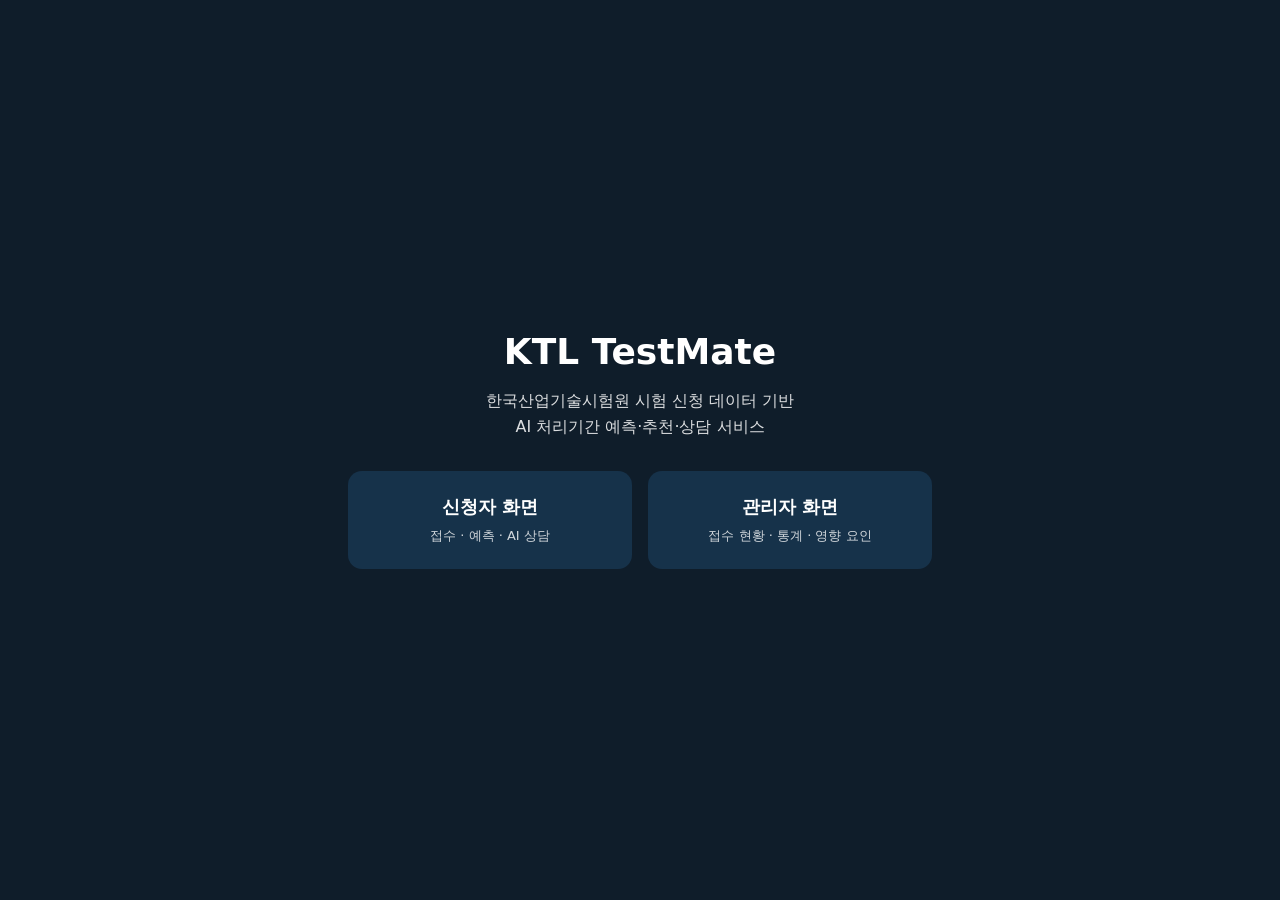
<file: index.html>
<!doctype html>
<html lang="ko">
  <head>
    <meta charset="UTF-8" />
    <title>KTL TestMate</title>
    <style>
      body { margin:0; font-family: system-ui, -apple-system, "Noto Sans KR", sans-serif; background:#0f1d2a; color:#fff; min-height:100vh; display:flex; align-items:center; justify-content:center; }
      .wrap { max-width: 720px; padding: 32px; text-align: center; }
      h1 { font-size: 36px; margin: 0 0 12px; }
      p { opacity:.85; line-height:1.6; }
      .links { display:flex; gap:16px; justify-content:center; margin-top:32px; }
      a.card { display:block; padding:24px 32px; background:#16324a; border-radius:14px; color:#fff; text-decoration:none; min-width:220px; transition: background .15s; }
      a.card:hover { background:#1f4669; }
      a.card strong { display:block; font-size:18px; margin-bottom:6px; }
      a.card span { font-size:13px; opacity:.8; }
      .meta { margin-top:32px; font-size:12px; opacity:.6; }
    </style>
  </head>
  <body>
    <div class="wrap">
      <h1>KTL TestMate</h1>
      <p>한국산업기술시험원 시험 신청 데이터 기반<br/>AI 처리기간 예측·추천·상담 서비스</p>
      <div class="links">
        <a class="card" href="./applicant/index.html"><strong>신청자 화면</strong><span>접수 · 예측 · AI 상담</span></a>
        <a class="card" href="./admin/index.html"><strong>관리자 화면</strong><span>접수 현황 · 통계 · 영향 요인</span></a>
      </div>
    </div>
  </body>
</html>
</file>
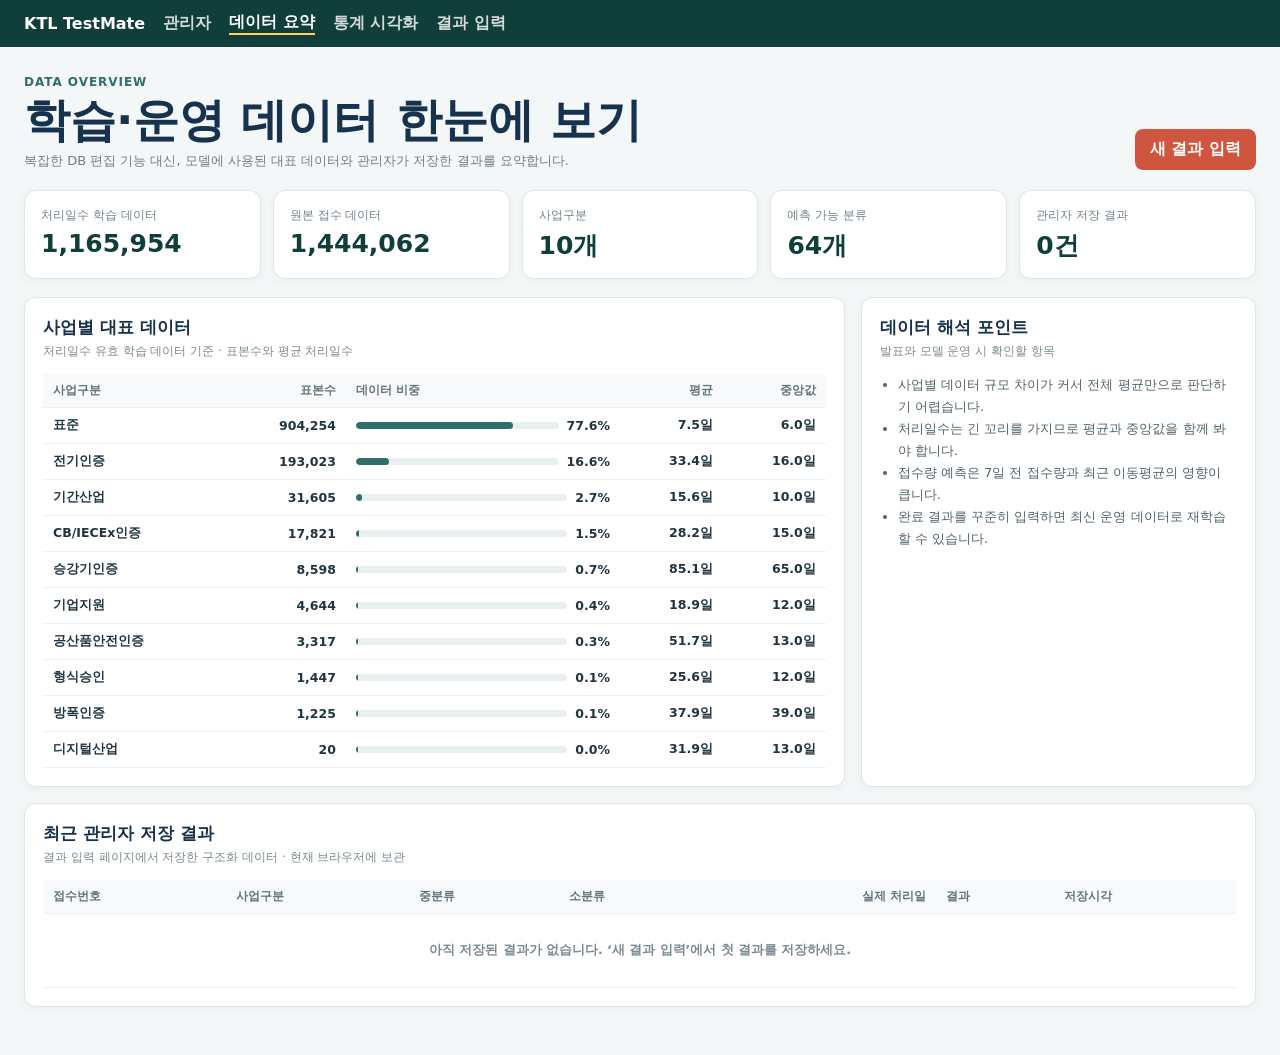
<file: admin/db.html>
<!doctype html>
<html lang="ko">
<head>
  <meta charset="UTF-8" />
  <meta name="viewport" content="width=device-width, initial-scale=1.0" />
  <title>관리자 데이터 요약</title>
  <link rel="stylesheet" href="./styles.css" />
  <style>
    body { background:#f4f7f8; color:#203540; }
    .topnav { padding:12px 24px; background:#103e3a; color:#fff; display:flex; gap:18px; align-items:center; flex-wrap:wrap; }
    .topnav a { color:#fff; text-decoration:none; font-weight:650; opacity:.82; }
    .topnav a.active { opacity:1; border-bottom:2px solid #ffd166; }
    .shell { max-width:1380px; margin:0 auto; padding:28px 24px 48px; }
    .page-head { display:flex; justify-content:space-between; align-items:flex-end; gap:20px; margin-bottom:20px; }
    .eyebrow { color:#2f6e69; font-size:12px; font-weight:800; letter-spacing:.08em; }
    h1 { margin:4px 0 6px; color:#17324d; }
    .desc { color:#6d7f88; margin:0; font-size:13px; }
    .primary-link { display:inline-block; padding:10px 15px; color:#fff; background:#cf563e; border-radius:8px; text-decoration:none; font-weight:700; }
    .kpis { display:grid; grid-template-columns:repeat(5, minmax(150px,1fr)); gap:12px; margin-bottom:18px; }
    .kpi, .card { background:#fff; border:1px solid #e0e8ea; border-radius:12px; box-shadow:0 2px 8px rgba(16,62,58,.05); }
    .kpi { padding:16px; }
    .kpi span { display:block; color:#71838b; font-size:12px; }
    .kpi strong { display:block; color:#103e3a; font-size:25px; margin-top:5px; font-variant-numeric:tabular-nums; }
    .grid { display:grid; grid-template-columns:1.35fr .65fr; gap:16px; }
    .card { padding:18px; }
    .card.full { grid-column:1/-1; }
    .card h2 { margin:0 0 4px; font-size:17px; color:#17324d; }
    .card-sub { margin:0 0 14px; color:#7a8a91; font-size:12px; }
    table { width:100%; border-collapse:collapse; font-size:12.5px; }
    th, td { padding:9px 10px; border-bottom:1px solid #edf1f2; text-align:left; }
    th { color:#60737b; font-size:11.5px; background:#f7f9fa; }
    td.num, th.num { text-align:right; font-variant-numeric:tabular-nums; }
    .share { display:flex; align-items:center; gap:8px; min-width:150px; }
    .track { flex:1; height:7px; background:#e9eff0; border-radius:8px; overflow:hidden; }
    .fill { height:100%; background:#2f6e69; border-radius:8px; }
    .note-list { margin:0; padding-left:18px; color:#50636b; font-size:13px; line-height:1.7; }
    .empty { color:#7a8a91; text-align:center; padding:28px 10px; }
    .saved-table-wrap { overflow:auto; }
    @media (max-width:900px) { .kpis{grid-template-columns:repeat(2,1fr)} .grid{grid-template-columns:1fr} .page-head{align-items:flex-start;flex-direction:column} }
  </style>
</head>
<body>
  <nav class="topnav">
    <strong>KTL TestMate</strong>
    <a href="./index.html">관리자</a>
    <a href="./db.html" class="active">데이터 요약</a>
    <a href="./stats.html">통계 시각화</a>
    <a href="./result-entry.html">결과 입력</a>
  </nav>

  <main class="shell">
    <header class="page-head">
      <div>
        <div class="eyebrow">DATA OVERVIEW</div>
        <h1>학습·운영 데이터 한눈에 보기</h1>
        <p class="desc">복잡한 DB 편집 기능 대신, 모델에 사용된 대표 데이터와 관리자가 저장한 결과를 요약합니다.</p>
      </div>
      <a class="primary-link" href="./result-entry.html">새 결과 입력</a>
    </header>

    <section class="kpis" aria-label="데이터 요약 지표">
      <article class="kpi"><span>처리일수 학습 데이터</span><strong id="trainingRows">-</strong></article>
      <article class="kpi"><span>원본 접수 데이터</span><strong id="rawRows">-</strong></article>
      <article class="kpi"><span>사업구분</span><strong id="businessCount">-</strong></article>
      <article class="kpi"><span>예측 가능 분류</span><strong id="categoryCount">-</strong></article>
      <article class="kpi"><span>관리자 저장 결과</span><strong id="savedCount">0</strong></article>
    </section>

    <section class="grid">
      <article class="card">
        <h2>사업별 대표 데이터</h2>
        <p class="card-sub">처리일수 유효 학습 데이터 기준 · 표본수와 평균 처리일수</p>
        <div style="overflow:auto;">
          <table>
            <thead><tr><th>사업구분</th><th class="num">표본수</th><th>데이터 비중</th><th class="num">평균</th><th class="num">중앙값</th></tr></thead>
            <tbody id="businessRows"></tbody>
          </table>
        </div>
      </article>

      <article class="card">
        <h2>데이터 해석 포인트</h2>
        <p class="card-sub">발표와 모델 운영 시 확인할 항목</p>
        <ul class="note-list">
          <li>사업별 데이터 규모 차이가 커서 전체 평균만으로 판단하기 어렵습니다.</li>
          <li>처리일수는 긴 꼬리를 가지므로 평균과 중앙값을 함께 봐야 합니다.</li>
          <li>접수량 예측은 7일 전 접수량과 최근 이동평균의 영향이 큽니다.</li>
          <li>완료 결과를 꾸준히 입력하면 최신 운영 데이터로 재학습할 수 있습니다.</li>
        </ul>
      </article>

      <article class="card full">
        <h2>최근 관리자 저장 결과</h2>
        <p class="card-sub">결과 입력 페이지에서 저장한 구조화 데이터 · 현재 브라우저에 보관</p>
        <div class="saved-table-wrap">
          <table>
            <thead><tr><th>접수번호</th><th>사업구분</th><th>중분류</th><th>소분류</th><th class="num">실제 처리일</th><th>결과</th><th>저장시각</th></tr></thead>
            <tbody id="savedRows"></tbody>
          </table>
        </div>
      </article>
    </section>
  </main>

  <script src="./precomputed_results.js"></script>
  <script src="./db.js"></script>
</body>
</html>
</file>
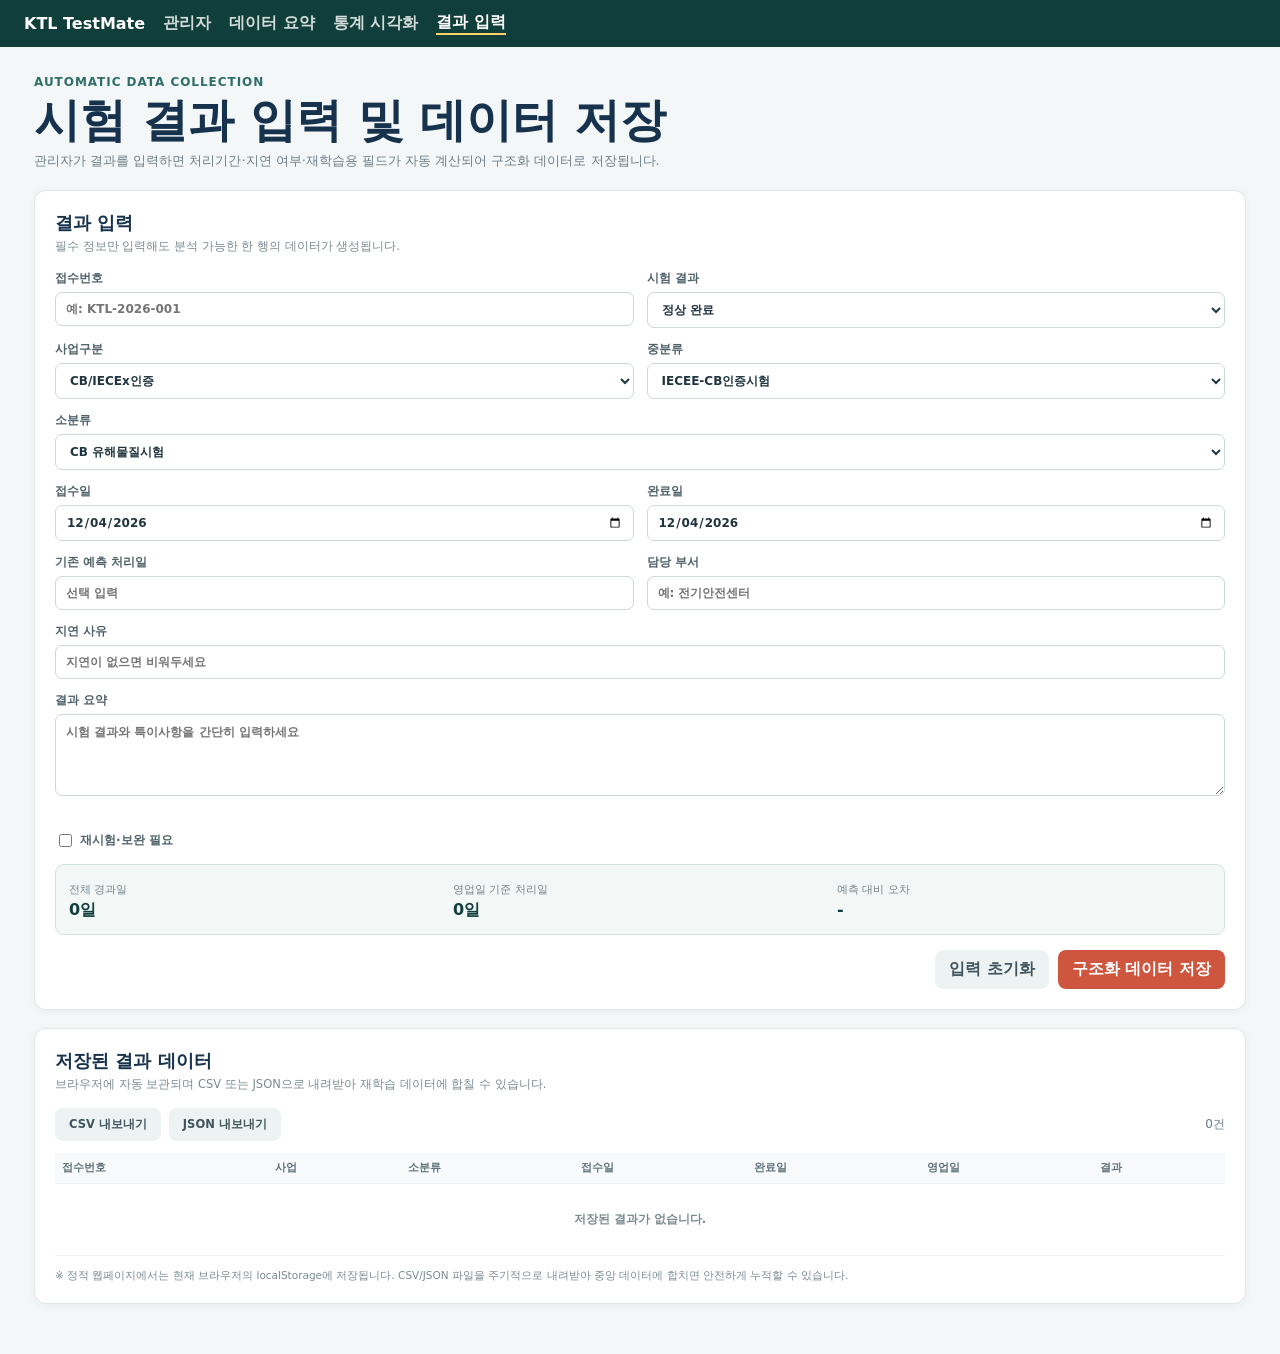
<file: admin/result-entry.html>
<!doctype html>
<html lang="ko">
<head>
  <meta charset="UTF-8" />
  <meta name="viewport" content="width=device-width, initial-scale=1.0" />
  <title>관리자 시험 결과 입력</title>
  <link rel="stylesheet" href="./styles.css" />
  <style>
    body { background:#f4f7f8; color:#203540; }
    .topnav { padding:12px 24px; background:#103e3a; color:#fff; display:flex; gap:18px; align-items:center; flex-wrap:wrap; }
    .topnav a { color:#fff; text-decoration:none; font-weight:650; opacity:.82; }
    .topnav a.active { opacity:1; border-bottom:2px solid #ffd166; }
    .shell { max-width:1260px; margin:0 auto; padding:28px 24px 50px; }
    .eyebrow { color:#2f6e69; font-size:12px; font-weight:800; letter-spacing:.08em; }
    h1 { margin:4px 0 6px; color:#17324d; }
    .lead { margin:0 0 20px; color:#6d7f88; font-size:13px; }
    .layout { display:grid; grid-template-columns:minmax(0, .95fr) minmax(0,1.05fr); gap:18px; align-items:start; }
    .card { min-width:0; background:#fff; border:1px solid #dfe7e9; border-radius:12px; padding:20px; box-shadow:0 2px 8px rgba(16,62,58,.05); }
    .card h2 { margin:0 0 4px; color:#17324d; font-size:18px; }
    .sub { margin:0 0 16px; color:#7a8a91; font-size:11.5px; }
    .form-grid { display:grid; grid-template-columns:1fr 1fr; gap:13px; }
    label { display:flex; flex-direction:column; gap:5px; color:#50636b; font-size:12px; font-weight:650; }
    label.wide { grid-column:1/-1; }
    input, select, textarea { width:100%; min-width:0; box-sizing:border-box; padding:9px 10px; border:1px solid #cbd7da; border-radius:7px; background:#fff; color:#203540; font:inherit; }
    textarea { min-height:82px; resize:vertical; }
    .check { flex-direction:row; align-items:center; padding-top:22px; }
    .check input { width:auto; }
    .auto-preview { margin-top:14px; padding:13px; background:#f3f8f7; border:1px solid #cfe1dd; border-radius:9px; display:grid; grid-template-columns:repeat(3,1fr); gap:10px; }
    .auto-preview span { color:#71838b; font-size:10.5px; }
    .auto-preview strong { display:block; color:#103e3a; margin-top:3px; font-size:16px; }
    .actions { display:flex; justify-content:flex-end; align-items:center; gap:9px; margin-top:15px; }
    button { border:0; border-radius:8px; padding:9px 14px; cursor:pointer; font-weight:700; }
    .primary { background:#cf563e; color:#fff; }
    .ghost { background:#edf2f3; color:#40545e; }
    .message { margin-right:auto; color:#2f6e69; font-size:12px; font-weight:700; }
    .toolbar { display:flex; gap:8px; margin-bottom:12px; flex-wrap:wrap; }
    .toolbar button { font-size:11.5px; }
    .count { margin-left:auto; color:#687b84; font-size:12px; align-self:center; }
    .table-wrap { overflow:auto; max-height:590px; }
    table { width:100%; border-collapse:collapse; font-size:11.5px; }
    th, td { padding:8px 7px; border-bottom:1px solid #edf1f2; text-align:left; white-space:nowrap; }
    th { position:sticky; top:0; background:#f7f9fa; color:#60737b; font-size:10.5px; }
    td.num { text-align:right; }
    .empty { text-align:center; color:#7a8a91; padding:28px; }
    .storage-note { margin-top:12px; color:#7a8a91; font-size:10.5px; line-height:1.5; }
    @media(max-width:1300px){.layout{grid-template-columns:1fr}}
    @media(max-width:760px){.form-grid{grid-template-columns:1fr}label.wide{grid-column:auto}.auto-preview{grid-template-columns:1fr 1fr}}
  </style>
</head>
<body>
  <nav class="topnav">
    <strong>KTL TestMate</strong>
    <a href="./index.html">관리자</a>
    <a href="./db.html">데이터 요약</a>
    <a href="./stats.html">통계 시각화</a>
    <a href="./result-entry.html" class="active">결과 입력</a>
  </nav>

  <main class="shell">
    <div class="eyebrow">AUTOMATIC DATA COLLECTION</div>
    <h1>시험 결과 입력 및 데이터 저장</h1>
    <p class="lead">관리자가 결과를 입력하면 처리기간·지연 여부·재학습용 필드가 자동 계산되어 구조화 데이터로 저장됩니다.</p>

    <section class="layout">
      <form id="resultForm" class="card">
        <h2>결과 입력</h2>
        <p class="sub">필수 정보만 입력해도 분석 가능한 한 행의 데이터가 생성됩니다.</p>
        <div class="form-grid">
          <label>접수번호<input name="receipt_no" required placeholder="예: KTL-2026-001" /></label>
          <label>시험 결과
            <select name="outcome" required>
              <option>정상 완료</option><option>지연 완료</option><option>재시험</option><option>시험 불가</option>
            </select>
          </label>
          <label>사업구분<select id="resultBiz" name="biz" required></select></label>
          <label>중분류<select id="resultMid" name="mid" required></select></label>
          <label class="wide">소분류<select id="resultSub" name="sub" required></select></label>
          <label>접수일<input id="receivedOn" name="received_on" type="date" required /></label>
          <label>완료일<input id="completedOn" name="completed_on" type="date" required /></label>
          <label>기존 예측 처리일<input name="predicted_days" type="number" min="0" step="0.1" placeholder="선택 입력" /></label>
          <label>담당 부서<input name="department" placeholder="예: 전기안전센터" /></label>
          <label class="wide">지연 사유<input name="delay_reason" placeholder="지연이 없으면 비워두세요" /></label>
          <label class="wide">결과 요약<textarea name="result_summary" placeholder="시험 결과와 특이사항을 간단히 입력하세요"></textarea></label>
          <label class="check"><input name="rework_required" type="checkbox" /> 재시험·보완 필요</label>
        </div>

        <div class="auto-preview" aria-label="자동 계산 결과">
          <div><span>전체 경과일</span><strong id="elapsedPreview">-</strong></div>
          <div><span>영업일 기준 처리일</span><strong id="businessPreview">-</strong></div>
          <div><span>예측 대비 오차</span><strong id="errorPreview">-</strong></div>
        </div>

        <div class="actions">
          <span id="saveMessage" class="message"></span>
          <button id="resetButton" class="ghost" type="button">입력 초기화</button>
          <button class="primary" type="submit">구조화 데이터 저장</button>
        </div>
      </form>

      <article class="card">
        <h2>저장된 결과 데이터</h2>
        <p class="sub">브라우저에 자동 보관되며 CSV 또는 JSON으로 내려받아 재학습 데이터에 합칠 수 있습니다.</p>
        <div class="toolbar">
          <button id="csvButton" class="ghost" type="button">CSV 내보내기</button>
          <button id="jsonButton" class="ghost" type="button">JSON 내보내기</button>
          <span id="resultCount" class="count">0건</span>
        </div>
        <div class="table-wrap">
          <table>
            <thead><tr><th>접수번호</th><th>사업</th><th>소분류</th><th>접수일</th><th>완료일</th><th>영업일</th><th>결과</th></tr></thead>
            <tbody id="resultRows"></tbody>
          </table>
        </div>
        <p class="storage-note">※ 정적 웹페이지에서는 현재 브라우저의 localStorage에 저장됩니다. CSV/JSON 파일을 주기적으로 내려받아 중앙 데이터에 합치면 안전하게 누적할 수 있습니다.</p>
      </article>
    </section>
  </main>

  <script src="./precomputed_results.js"></script>
  <script src="./result-entry.js"></script>
</body>
</html>
</file>
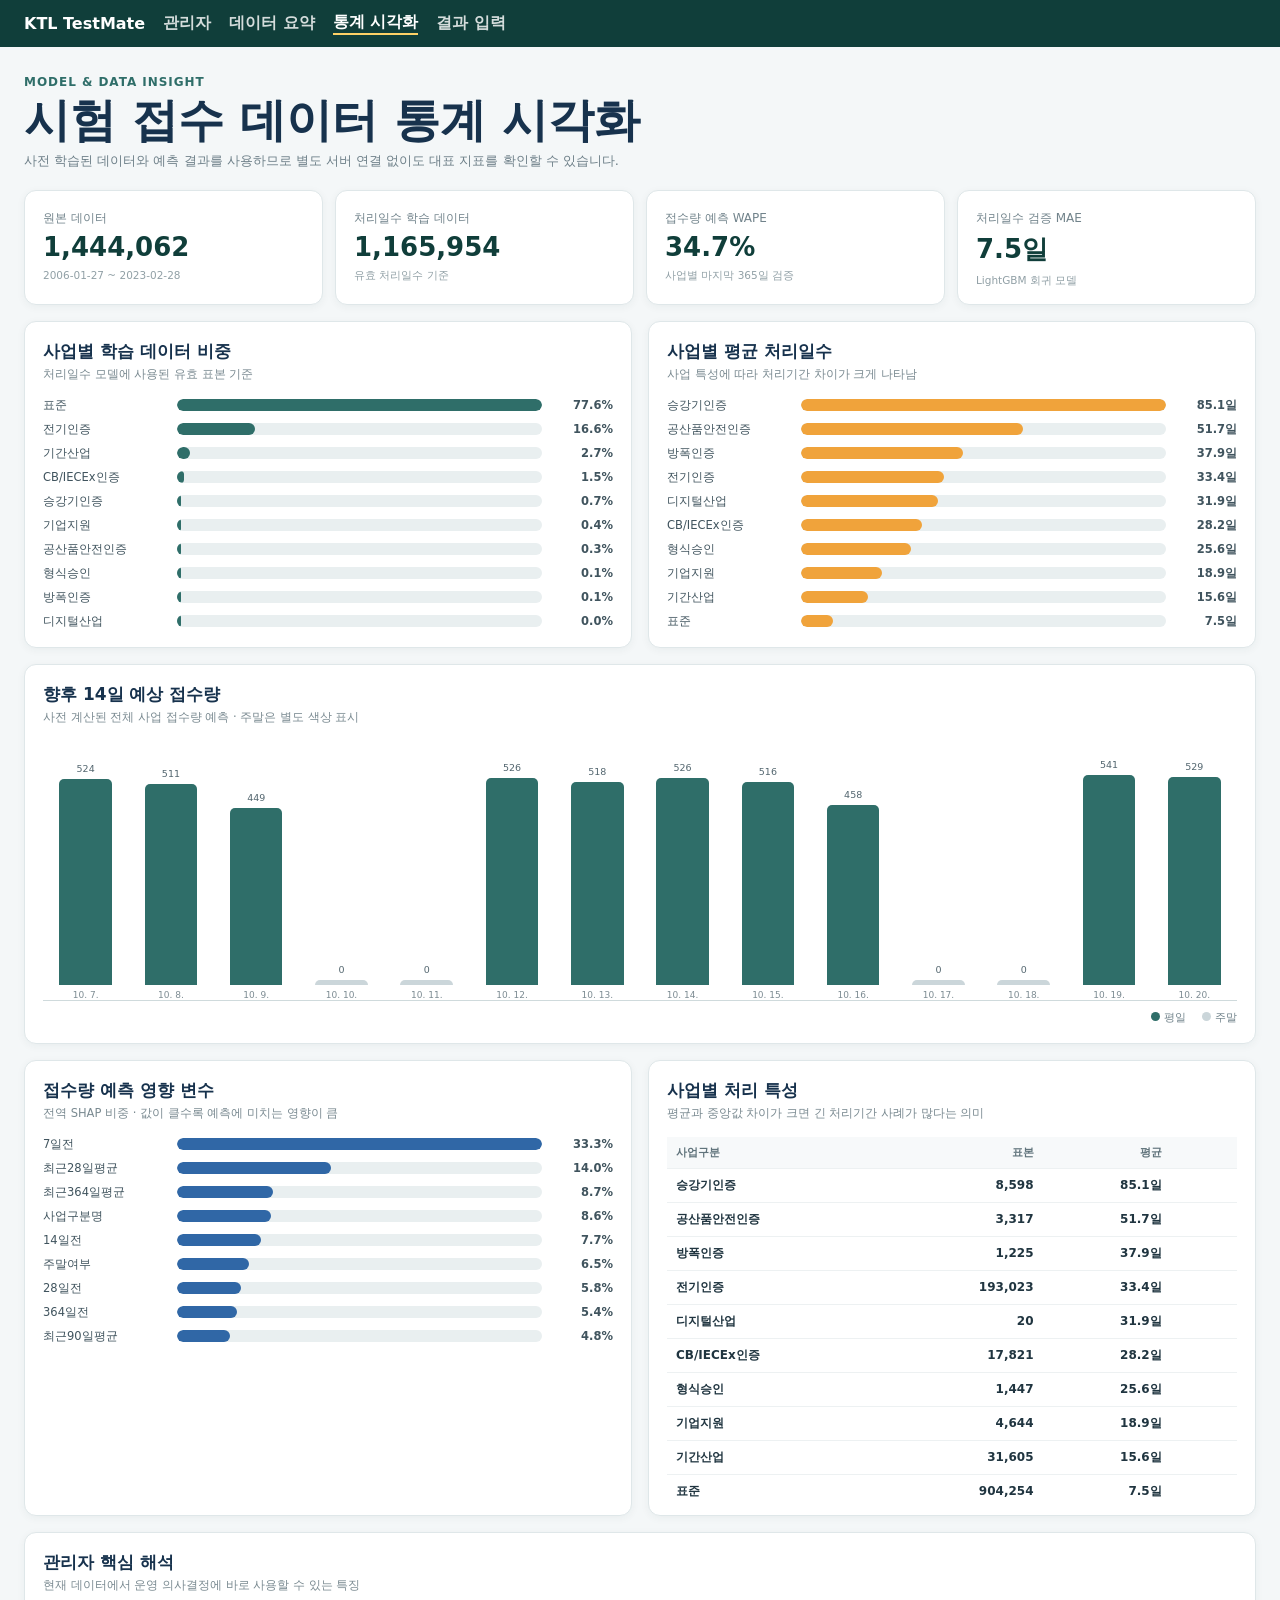
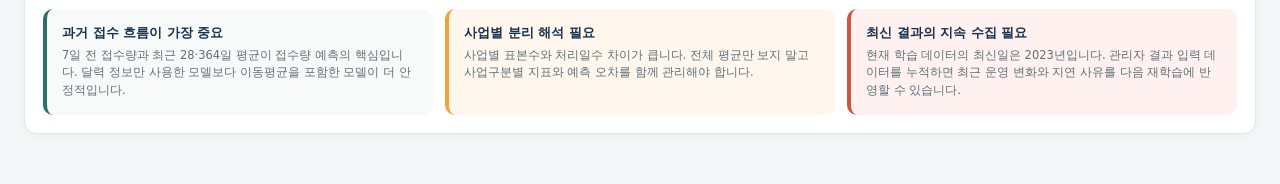
<file: admin/stats.html>
<!doctype html>
<html lang="ko">
<head>
  <meta charset="UTF-8" />
  <meta name="viewport" content="width=device-width, initial-scale=1.0" />
  <title>관리자 통계 시각화</title>
  <link rel="stylesheet" href="./styles.css" />
  <style>
    body { background:#f4f7f8; color:#203540; }
    .topnav { padding:12px 24px; background:#103e3a; color:#fff; display:flex; gap:18px; align-items:center; flex-wrap:wrap; }
    .topnav a { color:#fff; text-decoration:none; font-weight:650; opacity:.82; }
    .topnav a.active { opacity:1; border-bottom:2px solid #ffd166; }
    .shell { max-width:1420px; margin:0 auto; padding:28px 24px 50px; }
    .eyebrow { color:#2f6e69; font-size:12px; font-weight:800; letter-spacing:.08em; }
    h1 { margin:4px 0 6px; color:#17324d; }
    .lead { color:#6d7f88; margin:0 0 20px; font-size:13px; }
    .kpis { display:grid; grid-template-columns:repeat(4,1fr); gap:12px; margin-bottom:16px; }
    .kpi, .card { background:#fff; border:1px solid #dfe7e9; border-radius:12px; box-shadow:0 2px 8px rgba(16,62,58,.05); }
    .kpi { padding:16px 18px; }
    .kpi span { color:#71838b; font-size:12px; }
    .kpi strong { display:block; color:#103e3a; font-size:26px; margin:5px 0 2px; }
    .kpi small { color:#91a0a6; font-size:10.5px; }
    .grid { display:grid; grid-template-columns:1fr 1fr; gap:16px; }
    .card { padding:18px; min-width:0; }
    .card.full { grid-column:1/-1; }
    .card h2 { margin:0 0 4px; color:#17324d; font-size:17px; }
    .sub { margin:0 0 16px; color:#7a8a91; font-size:11.5px; }
    .bar-chart { display:grid; gap:9px; }
    .bar-row { display:grid; grid-template-columns:125px minmax(80px,1fr) 62px; gap:9px; align-items:center; font-size:11.5px; }
    .bar-label { overflow:hidden; text-overflow:ellipsis; white-space:nowrap; color:#40545e; }
    .bar-track { height:12px; background:#e9eff0; border-radius:9px; overflow:hidden; }
    .bar-fill { height:100%; min-width:2px; background:#2f6e69; border-radius:9px; }
    .bar-fill.orange { background:#f0a33b; }
    .bar-fill.blue { background:#3067a6; }
    .bar-value { text-align:right; font-weight:700; color:#40545e; font-variant-numeric:tabular-nums; }
    .forecast-chart { height:260px; display:flex; align-items:flex-end; gap:8px; padding:18px 4px 0; border-bottom:1px solid #cfdadc; }
    .forecast-col { flex:1; height:100%; display:flex; flex-direction:column; justify-content:flex-end; align-items:center; gap:5px; min-width:0; }
    .forecast-value { font-size:9.5px; color:#52656e; }
    .forecast-bar { width:68%; min-height:2px; background:#2f6e69; border-radius:5px 5px 0 0; }
    .forecast-bar.weekend { background:#cbd6da; }
    .forecast-label { font-size:9px; color:#7c8b92; white-space:nowrap; }
    .legend { display:flex; gap:16px; justify-content:flex-end; margin-top:10px; color:#71838b; font-size:10.5px; }
    .dot { display:inline-block; width:9px; height:9px; border-radius:50%; margin-right:4px; }
    .insights { display:grid; grid-template-columns:repeat(3,1fr); gap:12px; }
    .insight { padding:15px; border-radius:10px; background:#f7faf9; border-left:4px solid #2f6e69; }
    .insight.warn { background:#fff7ed; border-color:#f0a33b; }
    .insight.risk { background:#fff1f0; border-color:#cf563e; }
    .insight strong { display:block; color:#17324d; font-size:13px; margin-bottom:5px; }
    .insight p { margin:0; color:#5d7079; font-size:11.5px; line-height:1.55; }
    table { width:100%; border-collapse:collapse; font-size:12px; }
    th, td { padding:8px 9px; border-bottom:1px solid #edf1f2; text-align:left; }
    th { background:#f7f9fa; color:#60737b; font-size:11px; }
    td.num, th.num { text-align:right; }
    @media (max-width:900px) { .kpis{grid-template-columns:repeat(2,1fr)} .grid{grid-template-columns:1fr} .card.full{grid-column:auto} .insights{grid-template-columns:1fr} .bar-row{grid-template-columns:100px 1fr 55px} }
  </style>
</head>
<body>
  <nav class="topnav">
    <strong>KTL TestMate</strong>
    <a href="./index.html">관리자</a>
    <a href="./db.html">데이터 요약</a>
    <a href="./stats.html" class="active">통계 시각화</a>
    <a href="./result-entry.html">결과 입력</a>
  </nav>

  <main class="shell">
    <div class="eyebrow">MODEL & DATA INSIGHT</div>
    <h1>시험 접수 데이터 통계 시각화</h1>
    <p class="lead">사전 학습된 데이터와 예측 결과를 사용하므로 별도 서버 연결 없이도 대표 지표를 확인할 수 있습니다.</p>

    <section class="kpis">
      <article class="kpi"><span>원본 데이터</span><strong id="rawRows">-</strong><small>2006-01-27 ~ 2023-02-28</small></article>
      <article class="kpi"><span>처리일수 학습 데이터</span><strong id="trainingRows">-</strong><small>유효 처리일수 기준</small></article>
      <article class="kpi"><span>접수량 예측 WAPE</span><strong id="volumeWape">-</strong><small>사업별 마지막 365일 검증</small></article>
      <article class="kpi"><span>처리일수 검증 MAE</span><strong id="processingMae">-</strong><small>LightGBM 회귀 모델</small></article>
    </section>

    <section class="grid">
      <article class="card">
        <h2>사업별 학습 데이터 비중</h2>
        <p class="sub">처리일수 모델에 사용된 유효 표본 기준</p>
        <div id="volumeBars" class="bar-chart"></div>
      </article>

      <article class="card">
        <h2>사업별 평균 처리일수</h2>
        <p class="sub">사업 특성에 따라 처리기간 차이가 크게 나타남</p>
        <div id="durationBars" class="bar-chart"></div>
      </article>

      <article class="card full">
        <h2>향후 14일 예상 접수량</h2>
        <p class="sub">사전 계산된 전체 사업 접수량 예측 · 주말은 별도 색상 표시</p>
        <div id="forecastChart" class="forecast-chart"></div>
        <div class="legend"><span><i class="dot" style="background:#2f6e69"></i>평일</span><span><i class="dot" style="background:#cbd6da"></i>주말</span></div>
      </article>

      <article class="card">
        <h2>접수량 예측 영향 변수</h2>
        <p class="sub">전역 SHAP 비중 · 값이 클수록 예측에 미치는 영향이 큼</p>
        <div id="shapBars" class="bar-chart"></div>
      </article>

      <article class="card">
        <h2>사업별 처리 특성</h2>
        <p class="sub">평균과 중앙값 차이가 크면 긴 처리기간 사례가 많다는 의미</p>
        <div style="overflow:auto; max-height:360px;">
          <table><thead><tr><th>사업구분</th><th class="num">표본</th><th class="num">평균</th><th class="num">중앙값</th><th class="num">차이</th></tr></thead><tbody id="businessTable"></tbody></table>
        </div>
      </article>

      <article class="card full">
        <h2>관리자 핵심 해석</h2>
        <p class="sub">현재 데이터에서 운영 의사결정에 바로 사용할 수 있는 특징</p>
        <div class="insights">
          <div class="insight"><strong>과거 접수 흐름이 가장 중요</strong><p>7일 전 접수량과 최근 28·364일 평균이 접수량 예측의 핵심입니다. 달력 정보만 사용한 모델보다 이동평균을 포함한 모델이 더 안정적입니다.</p></div>
          <div class="insight warn"><strong>사업별 분리 해석 필요</strong><p>사업별 표본수와 처리일수 차이가 큽니다. 전체 평균만 보지 말고 사업구분별 지표와 예측 오차를 함께 관리해야 합니다.</p></div>
          <div class="insight risk"><strong>최신 결과의 지속 수집 필요</strong><p>현재 학습 데이터의 최신일은 2023년입니다. 관리자 결과 입력 데이터를 누적하면 최근 운영 변화와 지연 사유를 다음 재학습에 반영할 수 있습니다.</p></div>
        </div>
      </article>
    </section>
  </main>

  <script src="./precomputed_results.js"></script>
  <script src="./stats.js"></script>
</body>
</html>
</file>
<file: admin/styles.css>
:root {
  color-scheme: light;
  --ink: #172026;
  --subtle: #64717c;
  --line: #d8e0e6;
  --panel: #ffffff;
  --paper: #f4f7f8;
  --accent: #126b67;
  --accent-strong: #0a514e;
  --blue: #3067a6;
  --gold: #b9821a;
  --danger: #bf4b3a;
  --shadow: 0 16px 40px rgba(23, 32, 38, 0.1);
}

* {
  box-sizing: border-box;
}

body {
  margin: 0;
  min-width: 320px;
  background: var(--paper);
  color: var(--ink);
  font-family: system-ui, -apple-system, BlinkMacSystemFont, "Segoe UI", sans-serif;
}

button {
  font: inherit;
}

.admin-shell {
  display: grid;
  grid-template-columns: minmax(0, 1fr) 380px;
  min-height: 100vh;
}

.admin-app {
  width: 100%;
  padding: 28px;
}

.predict-sidebar {
  position: sticky;
  top: 0;
  display: grid;
  align-content: start;
  gap: 18px;
  height: 100vh;
  overflow-y: auto;
  border-left: 1px solid var(--line);
  background: #ffffff;
  padding: 24px 18px;
}

.predict-sidebar h2 {
  font-size: 20px;
  line-height: 1.25;
}

.predict-calendar {
  border: 1px solid var(--line);
  border-radius: 8px;
  overflow: hidden;
}

.calendar-controls {
  display: grid;
  grid-template-columns: 38px 1fr 38px;
  align-items: center;
  gap: 8px;
  padding: 12px;
  border-bottom: 1px solid var(--line);
}

.calendar-controls strong {
  text-align: center;
}

.calendar-nav-button {
  min-height: 36px;
  border: 1px solid var(--line);
  border-radius: 8px;
  background: #ffffff;
  color: var(--ink);
  cursor: pointer;
  font-size: 22px;
  font-weight: 900;
}

.weekday-row,
.calendar-grid {
  display: grid;
  grid-template-columns: repeat(7, minmax(0, 1fr));
}

.weekday-row span {
  display: grid;
  min-height: 34px;
  place-items: center;
  background: #f8fafb;
  color: var(--subtle);
  font-size: 12px;
  font-weight: 900;
}

.calendar-day {
  min-height: 42px;
  border: 0;
  border-top: 1px solid var(--line);
  border-right: 1px solid var(--line);
  background: #ffffff;
  color: var(--ink);
  cursor: pointer;
  font-weight: 800;
}

.calendar-day:nth-child(7n) {
  border-right: 0;
}

.calendar-day:hover,
.calendar-day.selected {
  background: #edf7f5;
  color: var(--accent-strong);
}

.calendar-day.today {
  box-shadow: inset 0 0 0 2px rgba(18, 107, 103, 0.36);
}

.calendar-day.empty {
  background: #f8fafb;
  cursor: default;
}

.predict-form {
  display: grid;
  gap: 12px;
}

.predict-form label {
  display: grid;
  gap: 7px;
  color: #34434c;
  font-size: 14px;
  font-weight: 900;
}

.predict-form select {
  width: 100%;
  min-height: 42px;
  border: 1px solid #cbd6dc;
  border-radius: 6px;
  padding: 9px 11px;
  background: white;
  color: var(--ink);
  font: inherit;
}

.predict-result {
  display: grid;
  gap: 8px;
  border-left: 6px solid var(--accent);
  border-radius: 8px;
  padding: 16px;
  background: #edf7f5;
}

.predict-result p {
  color: var(--subtle);
  font-weight: 900;
}

.predict-result strong {
  color: var(--accent-strong);
  font-size: 22px;
}

.predict-result span {
  color: var(--accent-strong);
  font-size: 13px;
  font-weight: 800;
  line-height: 1.45;
}

.admin-header,
.metric-layout,
.panel-toolbar,
.modal-head {
  display: flex;
  align-items: center;
  justify-content: space-between;
  gap: 16px;
}

.admin-header {
  margin-bottom: 22px;
}

h1,
h2,
p {
  margin: 0;
}

h1 {
  font-size: clamp(30px, 4vw, 46px);
  line-height: 1.1;
}

.eyebrow {
  margin-bottom: 6px;
  color: var(--accent);
  font-size: 13px;
  font-weight: 900;
}

.current-time,
.list-summary,
.metric-card span {
  color: var(--subtle);
  font-size: 14px;
  font-weight: 800;
}

.metric-layout {
  align-items: stretch;
  margin-bottom: 22px;
}

.metric-card,
.donut-card,
.work-panel {
  border: 1px solid var(--line);
  border-radius: 8px;
  background: var(--panel);
  box-shadow: var(--shadow);
}

.metric-card {
  flex: 1;
  display: grid;
  gap: 8px;
  min-height: 142px;
  padding: 22px;
}

.metric-card p,
.donut-card p {
  color: var(--subtle);
  font-weight: 900;
}

.metric-card strong {
  font-size: 44px;
  line-height: 1;
}

.donut-card {
  flex: 1.2;
  display: flex;
  align-items: center;
  gap: 22px;
  padding: 22px;
}

.donut-chart {
  width: 112px;
  height: 112px;
  flex: 0 0 auto;
  border-radius: 50%;
  background: conic-gradient(var(--accent) 0deg, #e4ecef 0deg);
  position: relative;
}

.donut-chart::after {
  content: "";
  position: absolute;
  inset: 19px;
  border-radius: 50%;
  background: white;
}

.donut-card strong {
  color: var(--accent-strong);
  font-size: 34px;
}

.work-panel {
  overflow: hidden;
}

.panel-toolbar {
  padding: 18px;
  border-bottom: 1px solid var(--line);
}

.view-tabs {
  display: flex;
  gap: 10px;
}

.tab-button,
.complete-button {
  min-height: 42px;
  border: 0;
  border-radius: 8px;
  padding: 0 18px;
  cursor: pointer;
  font-weight: 900;
}

.tab-button {
  background: #e2eaed;
  color: var(--ink);
}

.tab-button.active {
  background: var(--accent);
  color: white;
}

.table-wrap {
  overflow-x: auto;
}

table {
  width: 100%;
  border-collapse: collapse;
  min-width: 760px;
}

th,
td {
  padding: 15px 18px;
  border-bottom: 1px solid var(--line);
  text-align: left;
}

th {
  background: #f8fafb;
  color: #34434c;
  font-size: 13px;
  font-weight: 900;
}

tbody tr {
  cursor: pointer;
}

tbody tr:hover {
  background: #f3f8f8;
}

td {
  font-weight: 750;
}

.sample-cell {
  color: var(--accent-strong);
  font-weight: 900;
}

.complete-button {
  background: var(--accent);
  color: white;
}

.duration-badge {
  display: inline-flex;
  align-items: center;
  min-height: 34px;
  border-radius: 999px;
  padding: 0 12px;
  background: #edf7f5;
  color: var(--accent-strong);
  font-size: 13px;
  font-weight: 900;
}

.modal {
  position: fixed;
  inset: 0;
  display: grid;
  place-items: center;
  padding: 24px;
  background: rgba(23, 32, 38, 0.45);
  z-index: 20;
}

.modal.hidden {
  display: none;
}

.modal-panel {
  width: min(900px, 100%);
  max-height: min(760px, calc(100vh - 48px));
  overflow: auto;
  border-radius: 8px;
  background: white;
  box-shadow: var(--shadow);
}

.modal-head {
  position: sticky;
  top: 0;
  z-index: 2;
  border-bottom: 1px solid var(--line);
  background: white;
  padding: 20px;
}

.modal-head > div:first-child {
  min-width: 0;
}

.modal-head h2 {
  overflow-wrap: break-word;
}

.modal-actions {
  display: flex;
  flex: 0 0 auto;
  align-items: center;
  gap: 8px;
}

.icon-button {
  width: 40px;
  height: 40px;
  border: 1px solid var(--line);
  border-radius: 8px;
  background: white;
  cursor: pointer;
  font-size: 24px;
  font-weight: 900;
}

.modal-content {
  display: grid;
  gap: 18px;
  padding: 20px;
}

.detail-section {
  border: 1px solid var(--line);
  border-radius: 8px;
  overflow: hidden;
}

.detail-section h3 {
  margin: 0;
  padding: 12px 14px;
  background: #f8fafb;
  font-size: 15px;
}

.detail-grid {
  display: grid;
  grid-template-columns: repeat(2, minmax(0, 1fr));
}

.detail-item {
  display: grid;
  gap: 5px;
  min-height: 66px;
  padding: 12px 14px;
  border-top: 1px solid var(--line);
}

.detail-item:nth-child(odd) {
  border-right: 1px solid var(--line);
}

.detail-item span {
  color: var(--subtle);
  font-size: 12px;
  font-weight: 900;
}

.detail-item strong {
  font-size: 15px;
}

@media (max-width: 820px) {
  .admin-shell {
    grid-template-columns: 1fr;
  }

  .admin-app {
    padding: 18px 10px 42px;
  }

  .predict-sidebar {
    position: static;
    height: auto;
    border-left: 0;
    border-top: 1px solid var(--line);
  }

  .admin-header,
  .metric-layout,
  .panel-toolbar,
  .donut-card,
  .modal-head {
    align-items: stretch;
    flex-direction: column;
  }

  .modal {
    padding: 8px;
  }

  .modal-panel {
    max-height: calc(100vh - 16px);
  }

  .modal-head {
    gap: 12px;
    padding: 14px;
  }

  .modal-actions {
    flex-wrap: wrap;
  }

  .modal-content {
    padding: 12px;
  }

  .completion-grid,
  .edit-grid {
    grid-template-columns: 1fr;
  }

  .view-tabs {
    flex-direction: column;
  }

  .tab-button,
  .complete-button {
    width: 100%;
  }

  .detail-grid {
    grid-template-columns: 1fr;
  }

  .detail-item:nth-child(odd) {
    border-right: 0;
  }
}
</file>
